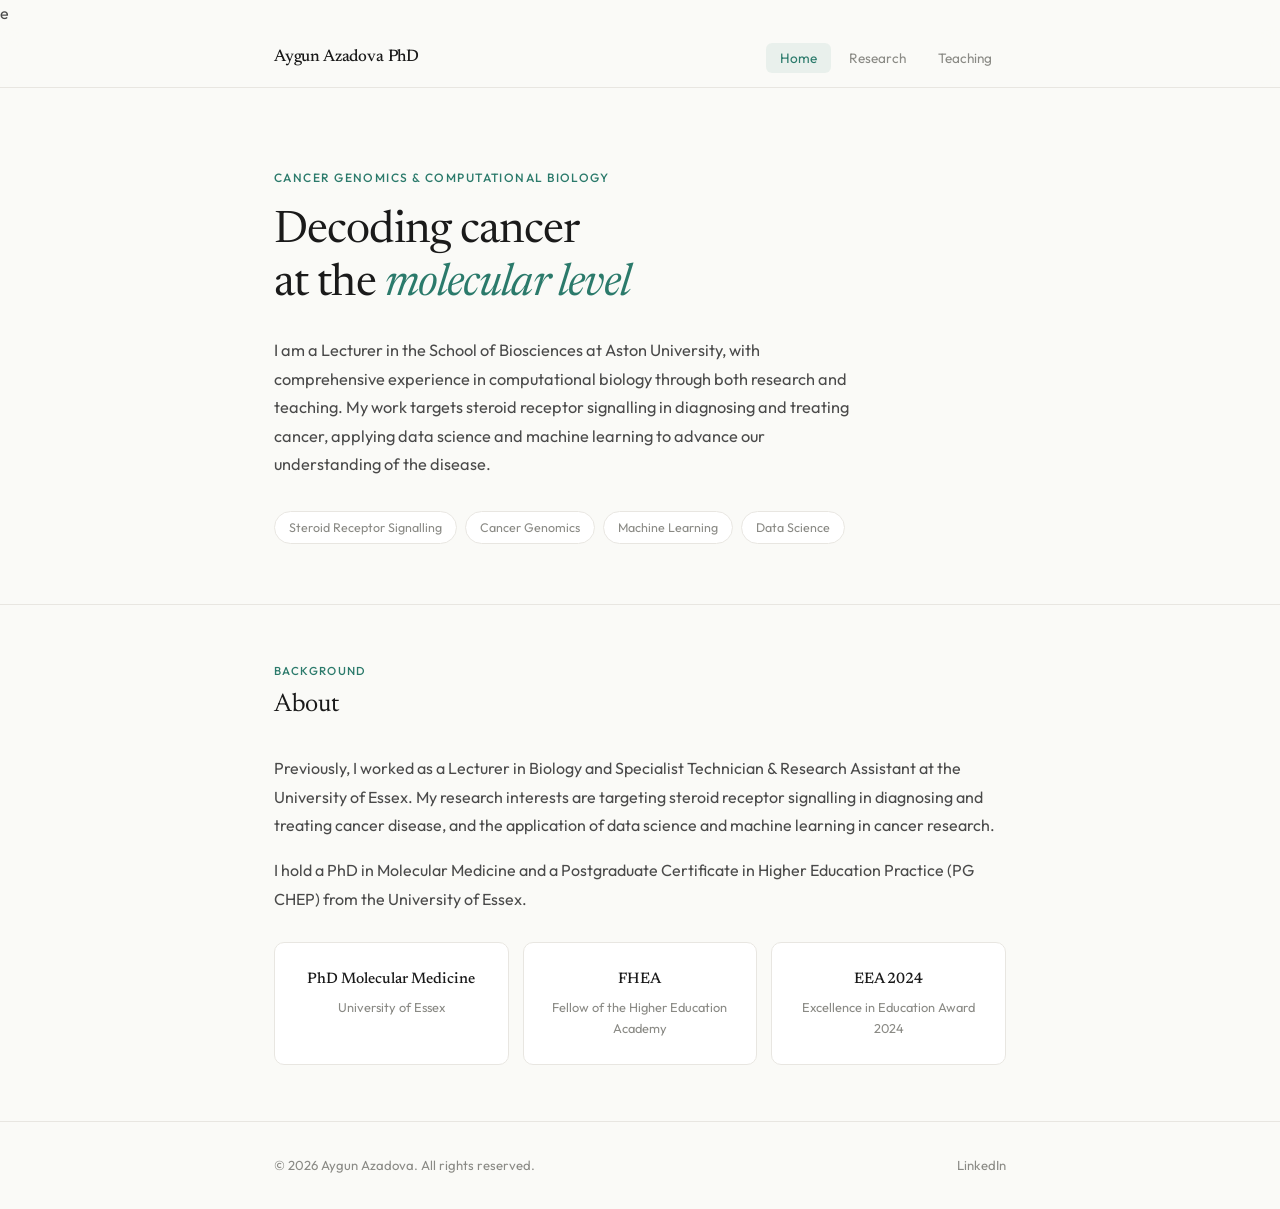
<file: index.html>
e<!DOCTYPE html>
<html lang="en">
<head>
  <meta charset="UTF-8">
  <meta name="viewport" content="width=device-width, initial-scale=1.0">
  <title>Aygun Azadova PhD — Cancer Genomics & Computational Biology</title>
  <meta name="description" content="Dr. Aygun Azadova — Lecturer at Aston University. Cancer genomics, steroid receptor signalling, and computational biology research.">
  <meta name="google-site-verification" content="-U-UcR8DdVTgySL6dDK7DbAuwX1D4uJGxOAX2FdFELY" />
  <link rel="stylesheet" href="style.css">
</head>
<body>

<div class="site-wrapper">

  <nav class="site-nav">
    <div class="container nav-inner">
      <a href="index.html" class="nav-brand">Aygun Azadova PhD</a>
      <button class="nav-toggle" onclick="document.querySelector('.nav-links').classList.toggle('open')" aria-label="Toggle navigation">&#9776;</button>
      <ul class="nav-links">
        <li><a href="index.html" class="active">Home</a></li>
        <li><a href="research.html">Research</a></li>
        <li><a href="teaching.html">Teaching</a></li>
      </ul>
    </div>
  </nav>

  <main>

    <section class="hero">
      <div class="container">
        <p class="hero-eyebrow fade-in">Cancer Genomics &amp; Computational Biology</p>
        <h1 class="fade-in fade-in-delay-1">Decoding cancer<br>at the <em>molecular level</em></h1>
        <p class="hero-text fade-in fade-in-delay-2">
          I am a Lecturer in the School of Biosciences at Aston University, with comprehensive experience in computational biology through both research and teaching. My work targets steroid receptor signalling in diagnosing and treating cancer, applying data science and machine learning to advance our understanding of the disease.
        </p>
        <div class="hero-fields fade-in fade-in-delay-3">
          <span class="field-tag">Steroid Receptor Signalling</span>
          <span class="field-tag">Cancer Genomics</span>
          <span class="field-tag">Machine Learning</span>
          <span class="field-tag">Data Science</span>
        </div>
      </div>
    </section>

    <section class="section">
      <div class="container">
        <p class="section-label fade-in">Background</p>
        <h2 class="section-title fade-in fade-in-delay-1">About</h2>

        <div class="about-text fade-in fade-in-delay-2">
          <p>Previously, I worked as a Lecturer in Biology and Specialist Technician &amp; Research Assistant at the University of Essex. My research interests are targeting steroid receptor signalling in diagnosing and treating cancer disease, and the application of data science and machine learning in cancer research.</p>
          <p>I hold a PhD in Molecular Medicine and a Postgraduate Certificate in Higher Education Practice (PG CHEP) from the University of Essex.</p>
        </div>

        <div class="cred-grid fade-in fade-in-delay-3" style="margin-top: 28px;">
          <div class="cred-card">
            <div class="cred-title">PhD Molecular Medicine</div>
            <div class="cred-sub">University of Essex</div>
          </div>
          <div class="cred-card">
            <div class="cred-title">FHEA</div>
            <div class="cred-sub">Fellow of the Higher Education Academy</div>
          </div>
          <div class="cred-card">
            <div class="cred-title">EEA 2024</div>
            <div class="cred-sub"> Excellence in Education Award 2024</div>
          </div>
        </div>
      </div>
    </section>

  </main>

  <footer class="site-footer">
    <div class="container footer-inner">
      <span class="footer-copy">&copy; 2026 Aygun Azadova. All rights reserved.</span>
      <div class="footer-links">
        <a href="https://www.linkedin.com/in/aygunazadova/" target="_blank" rel="noopener">LinkedIn</a>
      </div>
    </div>
  </footer>

</div>

</body>
</html>
</file>
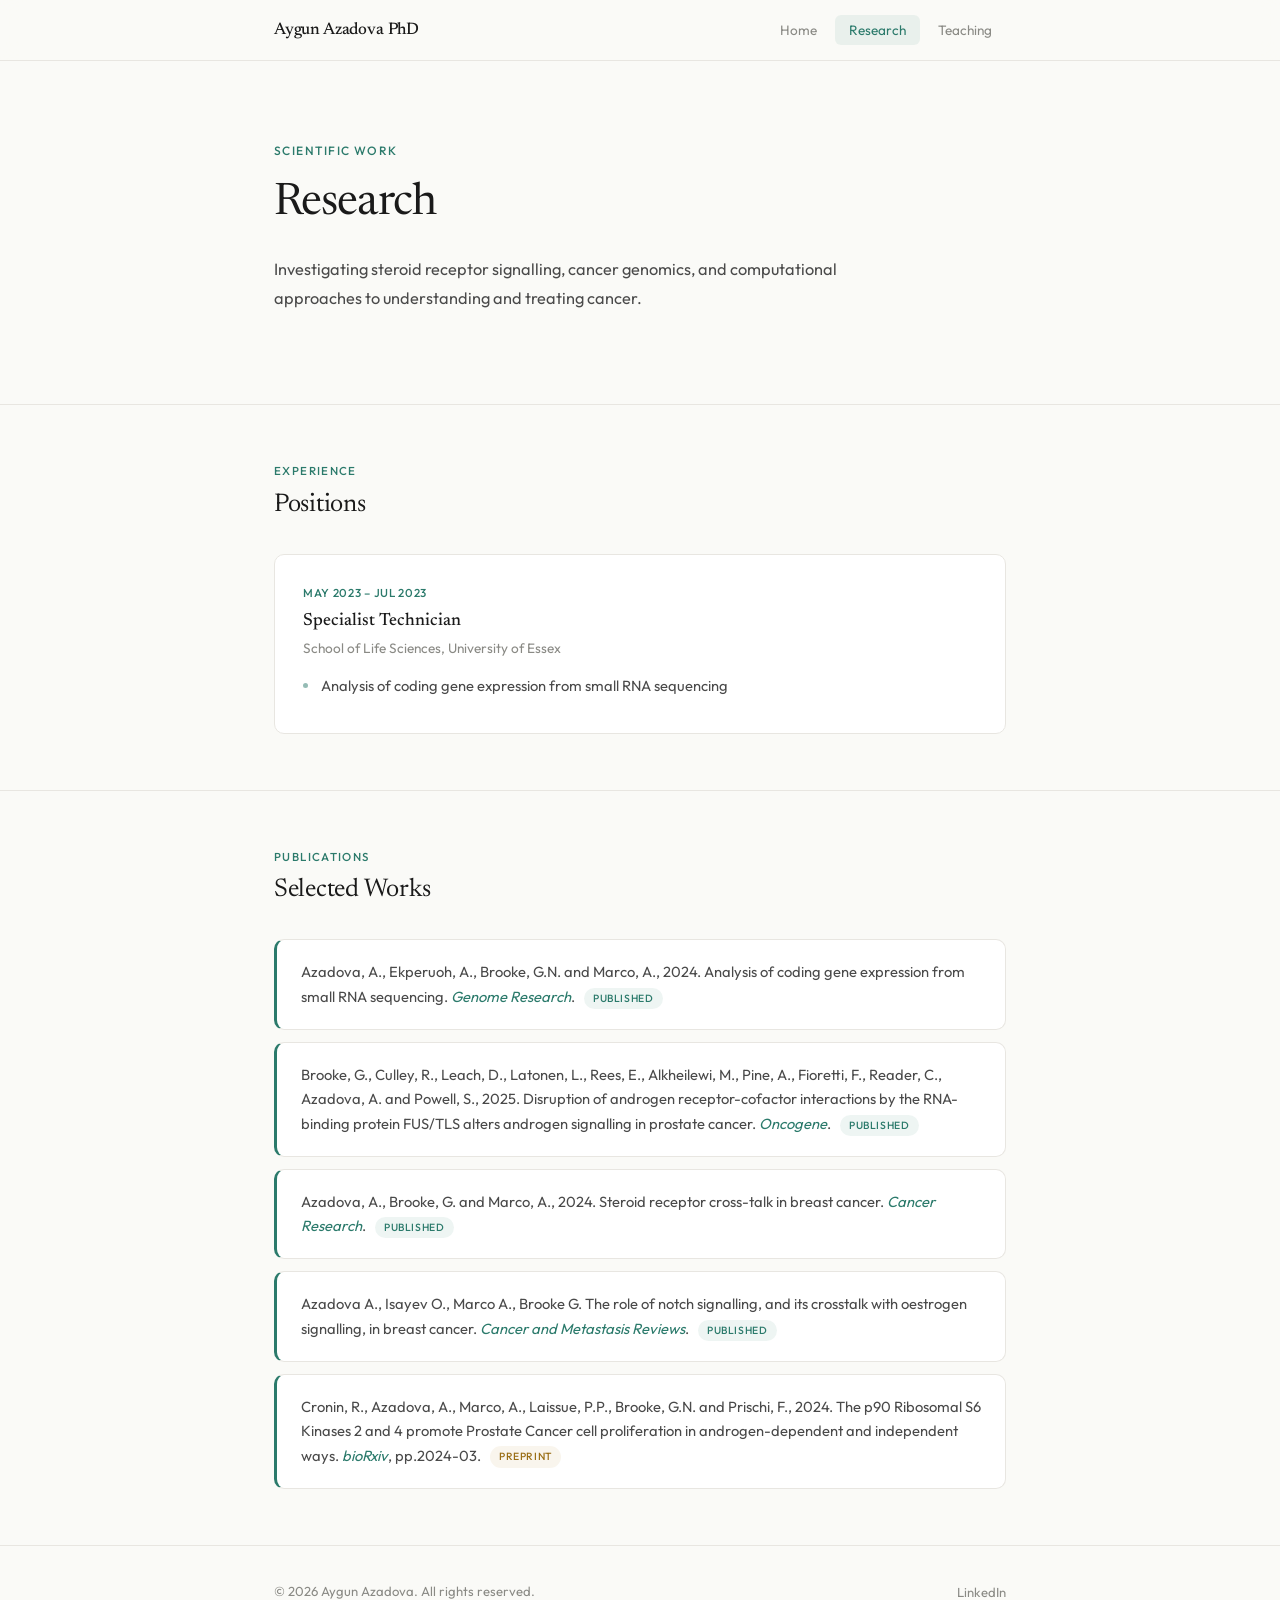
<file: research.html>
<!DOCTYPE html>
<html lang="en">
<head>
  <meta charset="UTF-8">
  <meta name="viewport" content="width=device-width, initial-scale=1.0">
  <title>Research — Aygun Azadova PhD</title>
  <meta name="description" content="Research experience and publications by Dr. Aygun Azadova in cancer genomics, steroid receptor signalling, and computational biology.">
  <meta name="google-site-verification" content="-U-UcR8DdVTgySL6dDK7DbAuwX1D4uJGxOAX2FdFELY" />
  <link rel="stylesheet" href="style.css">
</head>
<body>

<div class="site-wrapper">

  <nav class="site-nav">
    <div class="container nav-inner">
      <a href="index.html" class="nav-brand">Aygun Azadova PhD</a>
      <button class="nav-toggle" onclick="document.querySelector('.nav-links').classList.toggle('open')" aria-label="Toggle navigation">&#9776;</button>
      <ul class="nav-links">
        <li><a href="index.html">Home</a></li>
        <li><a href="research.html" class="active">Research</a></li>
        <li><a href="teaching.html">Teaching</a></li>
      </ul>
    </div>
  </nav>

  <main>

    <section class="hero">
      <div class="container">
        <p class="hero-eyebrow fade-in">Scientific Work</p>
        <h1 class="fade-in fade-in-delay-1">Research</h1>
        <p class="hero-text fade-in fade-in-delay-2">
          Investigating steroid receptor signalling, cancer genomics, and computational approaches to understanding and treating cancer.
        </p>
      </div>
    </section>

    <section class="section">
      <div class="container">
        <p class="section-label fade-in">Experience</p>
        <h2 class="section-title fade-in fade-in-delay-1">Positions</h2>


        <div class="card fade-in fade-in-delay-4">
          <div class="card-overline">May 2023 &ndash; Jul 2023</div>
          <div class="card-title">Specialist Technician</div>
          <div class="card-meta">School of Life Sciences, University of Essex</div>
          <div class="card-body">
            <ul>
              <li>Analysis of coding gene expression from small RNA sequencing</li>
            </ul>
          </div>
        </div>
      </div>
    </section>

    <section class="section">
      <div class="container">
        <p class="section-label fade-in">Publications</p>
        <h2 class="section-title fade-in fade-in-delay-1">Selected Works</h2>

        <ol class="pub-list">
          <li class="pub-item fade-in fade-in-delay-2">
            Azadova, A., Ekperuoh, A., Brooke, G.N. and Marco, A., 2024. Analysis of coding gene expression from small RNA sequencing. <em>Genome Research</em>.
            <span class="pub-tag pub-tag--published">Published</span>
          </li>
          <li class="pub-item fade-in fade-in-delay-3">
            Brooke, G., Culley, R., Leach, D., Latonen, L., Rees, E., Alkheilewi, M., Pine, A., Fioretti, F., Reader, C., Azadova, A. and Powell, S., 2025. Disruption of androgen receptor-cofactor interactions by the RNA-binding protein FUS/TLS alters androgen signalling in prostate cancer. <em>Oncogene</em>.
            <span class="pub-tag pub-tag--published">Published</span>
          </li>
          <li class="pub-item fade-in fade-in-delay-3">
            Azadova, A., Brooke, G. and Marco, A., 2024. Steroid receptor cross-talk in breast cancer. <em>Cancer Research</em>.
            <span class="pub-tag pub-tag--published">Published</span>
          </li>
          <li class="pub-item fade-in fade-in-delay-4">
            Azadova A., Isayev O., Marco A., Brooke G. The role of notch signalling, and its crosstalk with oestrogen signalling, in breast cancer. <em>Cancer and Metastasis Reviews</em>.
            <span class="pub-tag pub-tag--published">Published</span>
          </li>
          <li class="pub-item fade-in fade-in-delay-2">
            Cronin, R., Azadova, A., Marco, A., Laissue, P.P., Brooke, G.N. and Prischi, F., 2024. The p90 Ribosomal S6 Kinases 2 and 4 promote Prostate Cancer cell proliferation in androgen-dependent and independent ways. <em>bioRxiv</em>, pp.2024-03.
            <span class="pub-tag pub-tag--preprint">Preprint</span>
          </li>
        </ol>
      </div>
    </section>

  </main>

  <footer class="site-footer">
    <div class="container footer-inner">
      <span class="footer-copy">&copy; 2026 Aygun Azadova. All rights reserved.</span>
      <div class="footer-links">
        <a href="https://www.linkedin.com/in/aygunazadova/" target="_blank" rel="noopener">LinkedIn</a>
      </div>
    </div>
  </footer>

</div>

</body>
</html>
</file>
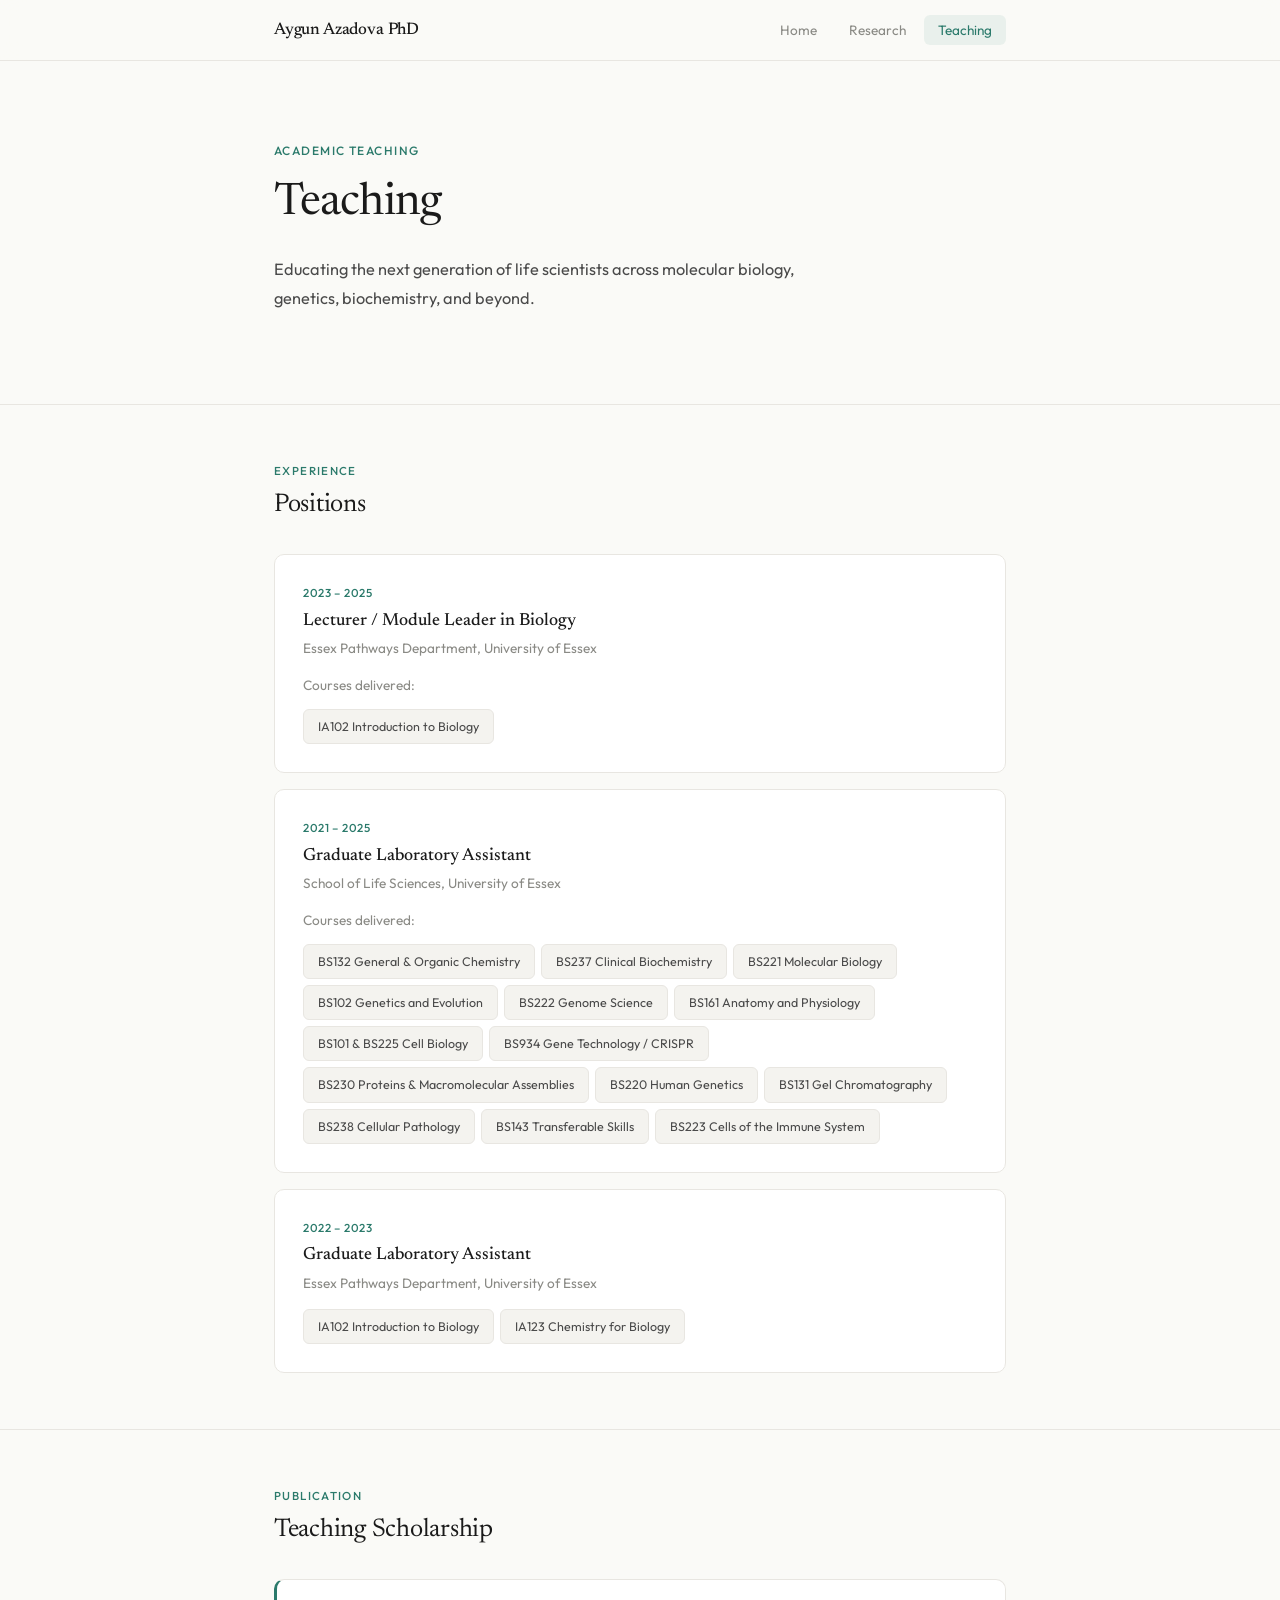
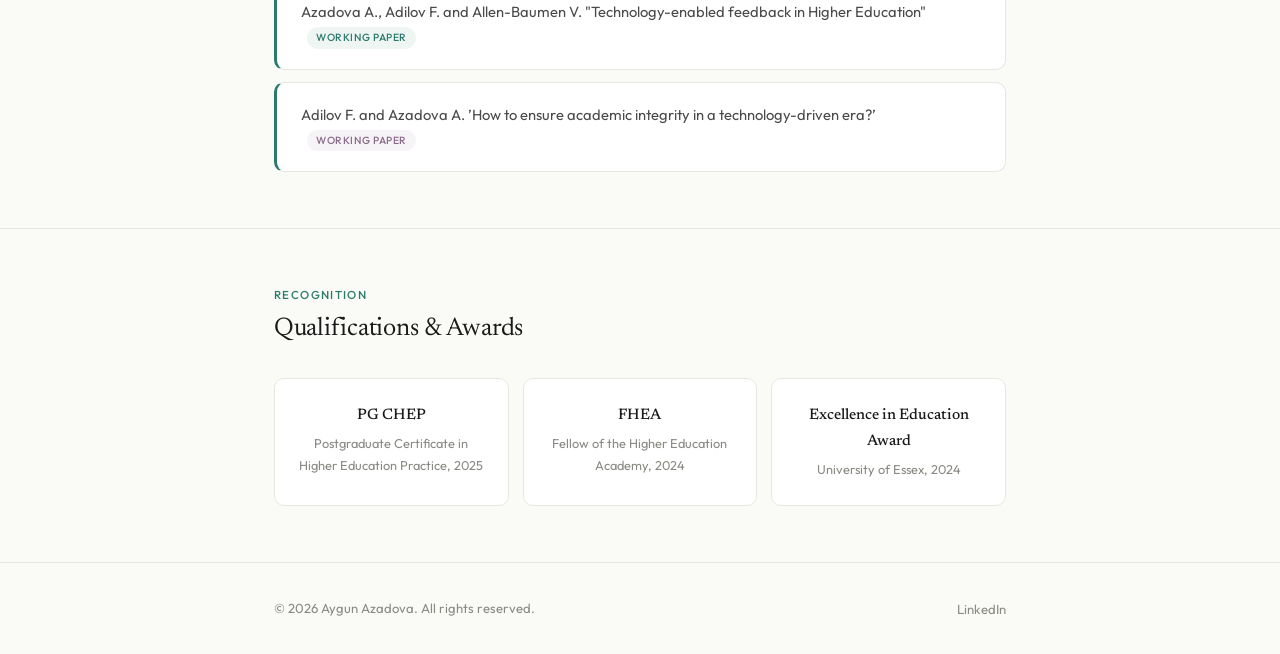
<file: teaching.html>
<!DOCTYPE html>
<html lang="en">
<head>
  <meta charset="UTF-8">
  <meta name="viewport" content="width=device-width, initial-scale=1.0">
  <title>Teaching — Aygun Azadova PhD</title>
  <meta name="description" content="Teaching experience, courses, and qualifications of Dr. Aygun Azadova at the University of Essex.">
  <meta name="google-site-verification" content="-U-UcR8DdVTgySL6dDK7DbAuwX1D4uJGxOAX2FdFELY" />
  <link rel="stylesheet" href="style.css">
</head>
<body>

<div class="site-wrapper">

  <nav class="site-nav">
    <div class="container nav-inner">
      <a href="index.html" class="nav-brand">Aygun Azadova PhD</a>
      <button class="nav-toggle" onclick="document.querySelector('.nav-links').classList.toggle('open')" aria-label="Toggle navigation">&#9776;</button>
      <ul class="nav-links">
        <li><a href="index.html">Home</a></li>
        <li><a href="research.html">Research</a></li>
        <li><a href="teaching.html" class="active">Teaching</a></li>
      </ul>
    </div>
  </nav>

  <main>

    <section class="hero">
      <div class="container">
        <p class="hero-eyebrow fade-in">Academic Teaching</p>
        <h1 class="fade-in fade-in-delay-1">Teaching</h1>
        <p class="hero-text fade-in fade-in-delay-2">
          Educating the next generation of life scientists across molecular biology, genetics, biochemistry, and beyond.
        </p>
      </div>
    </section>

    <section class="section">
      <div class="container">
        <p class="section-label fade-in">Experience</p>
        <h2 class="section-title fade-in fade-in-delay-1">Positions</h2>
        
        <div class="card fade-in fade-in-delay-2">
          <div class="card-overline">2023 &ndash; 2025</div>
          <div class="card-title">Lecturer / Module Leader in Biology</div>
          <div class="card-meta">Essex Pathways Department, University of Essex</div>
          <div class="card-body">
            <p style="margin-bottom: 12px; color: var(--text-muted); font-size: 0.85rem;">Courses delivered:</p>
            <div class="course-grid">
              <span class="course-tag">IA102 Introduction to Biology</span>
          </div>
        </div>  
       </div>
        <div class="card fade-in fade-in-delay-3">
          <div class="card-overline">2021 &ndash; 2025</div>
          <div class="card-title">Graduate Laboratory Assistant</div>
          <div class="card-meta">School of Life Sciences, University of Essex</div>
          <div class="card-body">
            <p style="margin-bottom: 12px; color: var(--text-muted); font-size: 0.85rem;">Courses delivered:</p>
            <div class="course-grid">
              <span class="course-tag">BS132 General & Organic Chemistry</span>
              <span class="course-tag">BS237 Clinical Biochemistry</span>
              <span class="course-tag">BS221 Molecular Biology</span>
              <span class="course-tag">BS102 Genetics and Evolution</span>
              <span class="course-tag">BS222 Genome Science</span>
              <span class="course-tag">BS161 Anatomy and Physiology</span>
              <span class="course-tag">BS101 & BS225 Cell Biology</span>
              <span class="course-tag">BS934 Gene Technology / CRISPR</span>
              <span class="course-tag">BS230 Proteins & Macromolecular Assemblies</span>
              <span class="course-tag">BS220 Human Genetics</span>
              <span class="course-tag">BS131 Gel Chromatography</span>
              <span class="course-tag">BS238 Cellular Pathology</span>
              <span class="course-tag">BS143 Transferable Skills</span>
              <span class="course-tag">BS223 Cells of the Immune System</span>
            </div>
          </div>
        </div>
          
        <div class="card fade-in fade-in-delay-4">
          <div class="card-overline">2022 &ndash; 2023</div>
          <div class="card-title">Graduate Laboratory Assistant</div>
          <div class="card-meta">Essex Pathways Department, University of Essex</div>
          <div class="card-body">
            <div class="course-grid">
              <span class="course-tag">IA102 Introduction to Biology</span>
              <span class="course-tag">IA123 Chemistry for Biology</span>
            </div>
           </div> 
          </div>
    </section>

    <section class="section">
      <div class="container">
        <p class="section-label fade-in">Publication</p>
        <h2 class="section-title fade-in fade-in-delay-1">Teaching Scholarship</h2>

        <ol class="pub-list">
          <li class="pub-item fade-in fade-in-delay-2">
            Azadova A., Adilov F. and Allen-Baumen V. "Technology-enabled feedback in Higher Education"
            <span class="pub-tag pub-tag--published">Working Paper</span>
          </li>
          <li class="pub-item fade-in fade-in-delay-3">
            Adilov F. and Azadova A. ’How to ensure academic integrity in a technology-driven era?’
            <span class="pub-tag pub-tag--working">Working Paper</span>
          </li>
        </ol>
      </div>
    </section>

    <section class="section">
      <div class="container">
        <p class="section-label fade-in">Recognition</p>
        <h2 class="section-title fade-in fade-in-delay-1">Qualifications &amp; Awards</h2>

        <div class="cred-grid fade-in fade-in-delay-2">
          <div class="cred-card">
            <div class="cred-title">PG CHEP</div>
            <div class="cred-sub">Postgraduate Certificate in Higher Education Practice, 2025</div>
          </div>
          <div class="cred-card">
            <div class="cred-title">FHEA</div>
            <div class="cred-sub">Fellow of the Higher Education Academy, 2024</div>
          </div>
          <div class="cred-card">
            <div class="cred-title">Excellence in Education Award</div>
            <div class="cred-sub">University of Essex, 2024</div>
          </div>
        </div>
      </div>
    </section>

  </main>

  <footer class="site-footer">
    <div class="container footer-inner">
      <span class="footer-copy">&copy; 2026 Aygun Azadova. All rights reserved.</span>
      <div class="footer-links">
        <a href="https://www.linkedin.com/in/aygunazadova/" target="_blank" rel="noopener">LinkedIn</a>
      </div>
    </div>
  </footer>

</div>

</body>
</html>
</file>
<file: style.css>
/* ============================================
   AYGUN AZADOVA PhD — Scientific Minimalism
   Cancer Genomics & Computational Biology
   ============================================ */

@import url('https://fonts.googleapis.com/css2?family=Newsreader:ital,opsz,wght@0,6..72,300;0,6..72,400;0,6..72,500;0,6..72,600;1,6..72,400&family=Outfit:wght@300;400;500;600&display=swap');

:root {
  --bg: #FAFAF7;
  --bg-warm: #F4F3EF;
  --bg-card: #FFFFFF;
  --border: #E8E6E1;
  --border-hover: #D0CEC8;

  --text: #1A1A1A;
  --text-secondary: #4A4A4A;
  --text-muted: #8A8A85;

  --accent: #2B7A6B;
  --accent-light: rgba(43, 122, 107, 0.08);
  --accent-mid: rgba(43, 122, 107, 0.15);

  --font-serif: 'Newsreader', Georgia, serif;
  --font-sans: 'Outfit', sans-serif;

  --max-w: 780px;
  --transition: 0.25s ease;
}

*, *::before, *::after {
  margin: 0;
  padding: 0;
  box-sizing: border-box;
}

html {
  scroll-behavior: smooth;
  -webkit-font-smoothing: antialiased;
}

body {
  font-family: var(--font-sans);
  font-size: 16px;
  font-weight: 400;
  line-height: 1.7;
  color: var(--text-secondary);
  background: var(--bg);
}

/* --- Layout --- */
.site-wrapper {
  min-height: 100vh;
  display: flex;
  flex-direction: column;
}

.container {
  max-width: var(--max-w);
  margin: 0 auto;
  padding: 0 24px;
  width: 100%;
}

main { flex: 1; }

/* --- Navigation --- */
.site-nav {
  position: sticky;
  top: 0;
  z-index: 100;
  background: rgba(250, 250, 247, 0.9);
  backdrop-filter: blur(12px);
  -webkit-backdrop-filter: blur(12px);
  border-bottom: 1px solid var(--border);
}

.nav-inner {
  display: flex;
  align-items: center;
  justify-content: space-between;
  height: 60px;
}

.nav-brand {
  font-family: var(--font-serif);
  font-weight: 500;
  font-size: 1.05rem;
  color: var(--text);
  text-decoration: none;
  letter-spacing: -0.01em;
}

.nav-brand:hover { color: var(--accent); }

.nav-links {
  display: flex;
  align-items: center;
  gap: 4px;
  list-style: none;
}

.nav-links a {
  font-family: var(--font-sans);
  font-size: 0.85rem;
  font-weight: 400;
  color: var(--text-muted);
  text-decoration: none;
  padding: 6px 14px;
  border-radius: 6px;
  transition: all var(--transition);
}

.nav-links a:hover { color: var(--text); background: var(--bg-warm); }
.nav-links a.active { color: var(--accent); background: var(--accent-light); }

.nav-toggle {
  display: none;
  background: none;
  border: 1px solid var(--border);
  border-radius: 6px;
  padding: 6px 9px;
  cursor: pointer;
  color: var(--text);
  font-size: 1.2rem;
  line-height: 1;
}

/* --- Hero --- */
.hero {
  padding: 80px 0 60px;
  border-bottom: 1px solid var(--border);
}

.hero-eyebrow {
  font-family: var(--font-sans);
  font-size: 0.75rem;
  font-weight: 500;
  letter-spacing: 0.12em;
  text-transform: uppercase;
  color: var(--accent);
  margin-bottom: 16px;
}

.hero h1 {
  font-family: var(--font-serif);
  font-size: clamp(2rem, 5vw, 2.8rem);
  font-weight: 400;
  line-height: 1.2;
  letter-spacing: -0.02em;
  color: var(--text);
  margin-bottom: 24px;
}

.hero h1 em {
  font-style: italic;
  color: var(--accent);
}

.hero-text {
  font-size: 1.02rem;
  color: var(--text-secondary);
  max-width: 580px;
  line-height: 1.75;
  margin-bottom: 32px;
}

.hero-fields {
  display: flex;
  flex-wrap: wrap;
  gap: 8px;
}

.field-tag {
  font-size: 0.78rem;
  font-weight: 400;
  padding: 5px 14px;
  border-radius: 99px;
  border: 1px solid var(--border);
  color: var(--text-muted);
  background: var(--bg-card);
  transition: all var(--transition);
}

.field-tag:hover {
  border-color: var(--accent);
  color: var(--accent);
}

/* --- Sections --- */
.section {
  padding: 56px 0;
}

.section + .section {
  border-top: 1px solid var(--border);
}

.section-label {
  font-size: 0.72rem;
  font-weight: 500;
  letter-spacing: 0.12em;
  text-transform: uppercase;
  color: var(--accent);
  margin-bottom: 8px;
}

.section-title {
  font-family: var(--font-serif);
  font-size: 1.6rem;
  font-weight: 400;
  letter-spacing: -0.01em;
  color: var(--text);
  margin-bottom: 32px;
  line-height: 1.3;
}

/* --- Cards --- */
.card {
  background: var(--bg-card);
  border: 1px solid var(--border);
  border-radius: 10px;
  padding: 28px;
  transition: all var(--transition);
}

.card:hover {
  border-color: var(--border-hover);
  box-shadow: 0 2px 12px rgba(0,0,0,0.04);
}

.card + .card {
  margin-top: 16px;
}

.card-overline {
  font-size: 0.72rem;
  font-weight: 500;
  letter-spacing: 0.06em;
  text-transform: uppercase;
  color: var(--accent);
  margin-bottom: 6px;
}

.card-title {
  font-family: var(--font-serif);
  font-size: 1.1rem;
  font-weight: 500;
  color: var(--text);
  margin-bottom: 4px;
  line-height: 1.4;
}

.card-meta {
  font-size: 0.85rem;
  color: var(--text-muted);
  margin-bottom: 14px;
}

.card-body p,
.card-body li {
  font-size: 0.92rem;
  color: var(--text-secondary);
  line-height: 1.65;
}

.card-body ul {
  list-style: none;
  padding: 0;
}

.card-body ul li {
  padding-left: 18px;
  position: relative;
  margin-bottom: 6px;
}

.card-body ul li::before {
  content: '';
  position: absolute;
  left: 0;
  top: 9px;
  width: 5px;
  height: 5px;
  border-radius: 50%;
  background: var(--accent);
  opacity: 0.5;
}

/* --- Publications --- */
.pub-list {
  list-style: none;
  padding: 0;
  display: flex;
  flex-direction: column;
  gap: 12px;
}

.pub-item {
  padding: 20px 24px;
  background: var(--bg-card);
  border: 1px solid var(--border);
  border-radius: 10px;
  border-left: 3px solid var(--accent);
  font-size: 0.92rem;
  color: var(--text-secondary);
  line-height: 1.65;
  transition: all var(--transition);
}

.pub-item:hover {
  border-color: var(--border-hover);
  border-left-color: var(--accent);
  box-shadow: 0 2px 12px rgba(0,0,0,0.04);
}

.pub-item em {
  color: var(--accent);
  font-style: italic;
}

.pub-tag {
  display: inline-block;
  font-size: 0.65rem;
  font-weight: 500;
  letter-spacing: 0.06em;
  text-transform: uppercase;
  padding: 2px 9px;
  border-radius: 99px;
  margin-left: 6px;
  vertical-align: middle;
}

.pub-tag--published {
  color: var(--accent);
  background: var(--accent-light);
}

.pub-tag--preprint {
  color: #9a6e15;
  background: rgba(180, 130, 30, 0.08);
}

.pub-tag--working {
  color: #8a6a8a;
  background: rgba(140, 110, 140, 0.08);
}

/* --- Credentials --- */
.cred-grid {
  display: grid;
  grid-template-columns: repeat(auto-fit, minmax(220px, 1fr));
  gap: 14px;
}

.cred-card {
  background: var(--bg-card);
  border: 1px solid var(--border);
  border-radius: 10px;
  padding: 24px 20px;
  text-align: center;
  transition: all var(--transition);
}

.cred-card:hover {
  border-color: var(--border-hover);
  box-shadow: 0 2px 12px rgba(0,0,0,0.04);
}

.cred-title {
  font-family: var(--font-serif);
  font-weight: 500;
  font-size: 0.95rem;
  color: var(--text);
  margin-bottom: 4px;
}

.cred-sub {
  font-size: 0.8rem;
  color: var(--text-muted);
}

/* --- Course Tags --- */
.course-grid {
  display: flex;
  flex-wrap: wrap;
  gap: 6px;
}

.course-tag {
  font-size: 0.78rem;
  font-weight: 400;
  padding: 6px 14px;
  border-radius: 6px;
  background: var(--bg-warm);
  border: 1px solid var(--border);
  color: var(--text-secondary);
  transition: all var(--transition);
}

.course-tag:hover {
  border-color: var(--accent);
  color: var(--accent);
}

/* --- About block --- */
.about-text p {
  font-size: 1rem;
  color: var(--text-secondary);
  line-height: 1.8;
  margin-bottom: 16px;
}

.about-text p:last-child {
  margin-bottom: 0;
}

/* --- Footer --- */
.site-footer {
  padding: 32px 0;
  border-top: 1px solid var(--border);
}

.footer-inner {
  display: flex;
  align-items: center;
  justify-content: space-between;
  flex-wrap: wrap;
  gap: 12px;
}

.footer-copy {
  font-size: 0.82rem;
  color: var(--text-muted);
}

.footer-links a {
  font-size: 0.82rem;
  color: var(--text-muted);
  text-decoration: none;
  transition: color var(--transition);
}

.footer-links a:hover { color: var(--accent); }

/* --- Links --- */
a {
  color: var(--accent);
  text-decoration: none;
  transition: color var(--transition);
}

a:hover { color: var(--text); }

/* --- Animations --- */
.fade-in {
  opacity: 0;
  transform: translateY(14px);
  animation: fadeIn 0.6s ease forwards;
}

.fade-in-delay-1 { animation-delay: 0.08s; }
.fade-in-delay-2 { animation-delay: 0.16s; }
.fade-in-delay-3 { animation-delay: 0.24s; }
.fade-in-delay-4 { animation-delay: 0.32s; }
.fade-in-delay-5 { animation-delay: 0.40s; }
.fade-in-delay-6 { animation-delay: 0.48s; }

@keyframes fadeIn {
  to { opacity: 1; transform: translateY(0); }
}

/* --- Responsive --- */
@media (max-width: 768px) {
  .nav-links { display: none; }
  .nav-toggle { display: block; }

  .nav-links.open {
    display: flex;
    flex-direction: column;
    position: absolute;
    top: 60px;
    left: 0;
    right: 0;
    background: rgba(250, 250, 247, 0.97);
    backdrop-filter: blur(12px);
    padding: 16px 24px;
    border-bottom: 1px solid var(--border);
    gap: 2px;
  }

  .nav-links.open a {
    padding: 10px 14px;
    font-size: 0.95rem;
  }

  .hero { padding: 50px 0 40px; }
  .section { padding: 40px 0; }
  .card { padding: 22px; }

  .footer-inner {
    flex-direction: column;
    text-align: center;
  }

  .cred-grid {
    grid-template-columns: 1fr;
  }
}

@media (max-width: 480px) {
  body { font-size: 15px; }
  .container { padding: 0 18px; }
}
</file>
